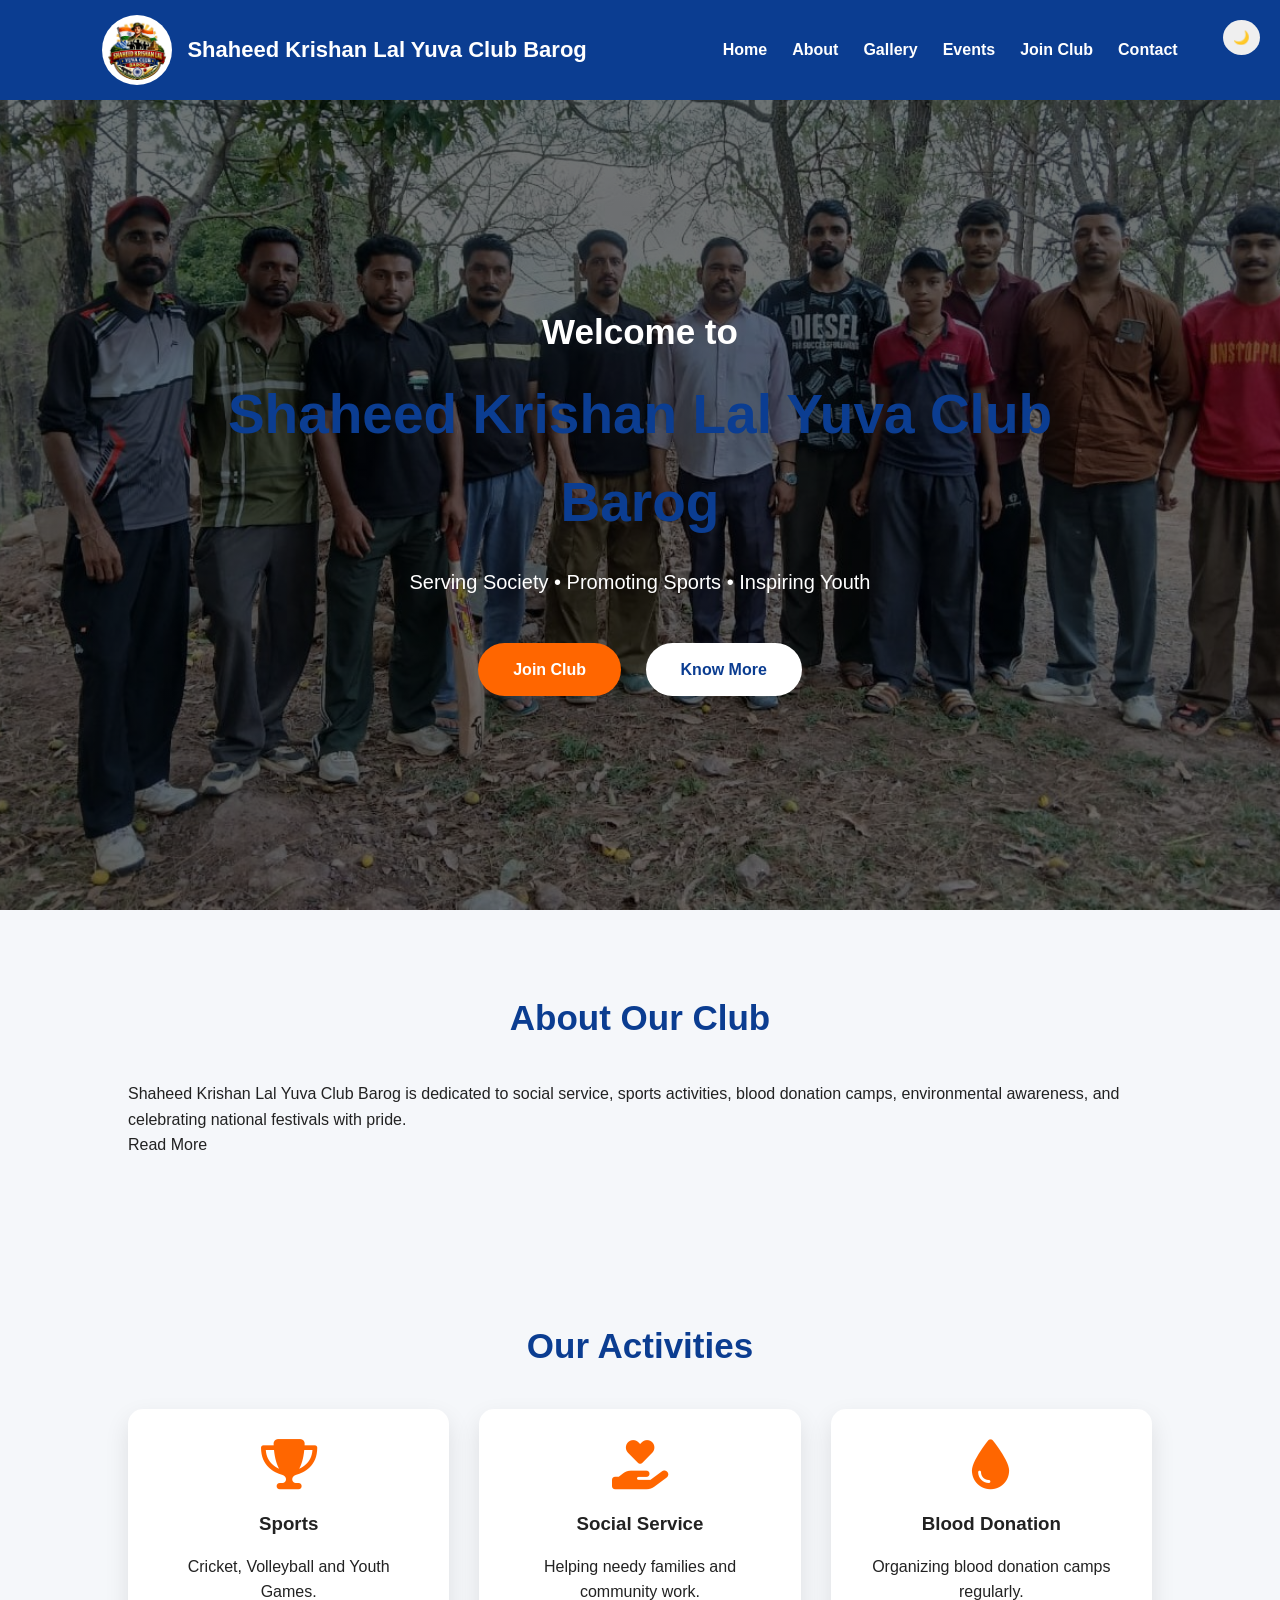
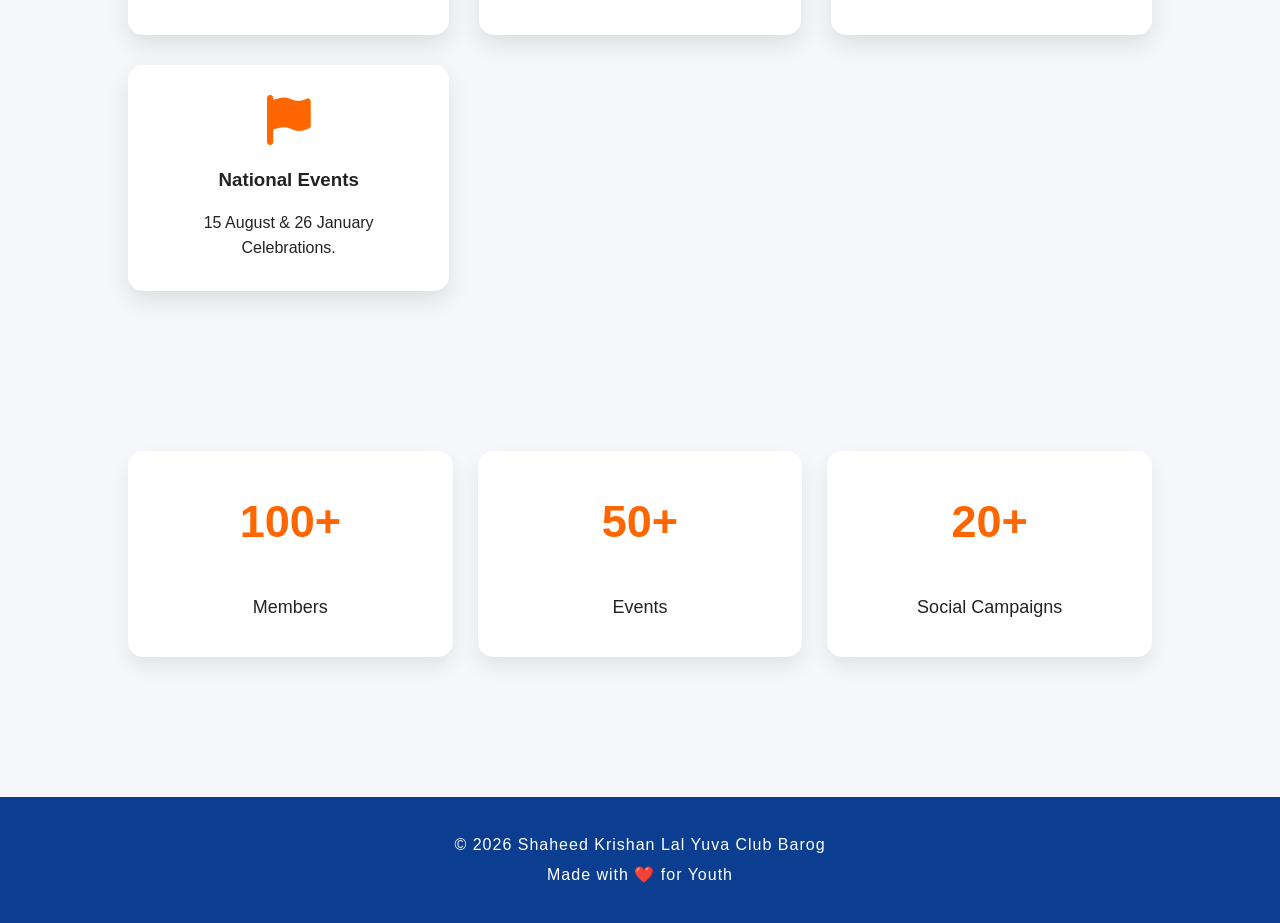
<file: index.html>
<!DOCTYPE html>
<html lang="en">

<head>
    <meta charset="UTF-8">
    <meta name="viewport" content="width=device-width, initial-scale=1.0">
    <title>Shaheed Krishan Lal Yuva Club Barog</title>

    <link rel="stylesheet" href="css/style.css">
    <link rel="stylesheet" href="https://cdnjs.cloudflare.com/ajax/libs/font-awesome/6.5.2/css/all.min.css">

</head>

<body>

    <!-- Header -->

    <header>

        <div class="logo">
            <img src="images/logo.png" alt="Club Logo">
            <h2>Shaheed Krishan Lal Yuva Club Barog</h2>
        </div>

        <nav>

            <ul>

                <li><a href="index.html">Home</a></li>
                <li><a href="about.html">About</a></li>
                <li><a href="gallery.html">Gallery</a></li>
                <li><a href="events.html">Events</a></li>
                <li><a href="join.html">Join Club</a></li>
                <li><a href="contact.html">Contact</a></li>

            </ul>

        </nav>

    </header>

    <!-- Hero Section -->

    <section class="hero">

        <div class="overlay">

            <h1>Welcome to</h1>

            <h2>Shaheed Krishan Lal Yuva Club Barog</h2>

            <p>
                Serving Society • Promoting Sports • Inspiring Youth
            </p>

            <a href="join.html" class="btn">Join Club</a>

            <a href="about.html" class="btn2">Know More</a>

        </div>

    </section>

    <!-- About Preview -->

    <section class="about-preview">

        <h2>About Our Club</h2>

        <p>

            Shaheed Krishan Lal Yuva Club Barog is dedicated to social service,
            sports activities, blood donation camps, environmental awareness,
            and celebrating national festivals with pride.

        </p>

        <a href="about.html">Read More</a>

    </section>

    <!-- Activities -->

    <section class="activities">

        <h2>Our Activities</h2>

        <div class="cards">

            <div class="card">
                <i class="fa-solid fa-trophy"></i>
                <h3>Sports</h3>
                <p>Cricket, Volleyball and Youth Games.</p>
            </div>

            <div class="card">
                <i class="fa-solid fa-hand-holding-heart"></i>
                <h3>Social Service</h3>
                <p>Helping needy families and community work.</p>
            </div>

            <div class="card">
                <i class="fa-solid fa-droplet"></i>
                <h3>Blood Donation</h3>
                <p>Organizing blood donation camps regularly.</p>
            </div>

            <div class="card">
                <i class="fa-solid fa-flag"></i>
                <h3>National Events</h3>
                <p>15 August & 26 January Celebrations.</p>
            </div>

        </div>

    </section>

    <!-- Counter -->

    <section class="counter">

        <div>

            <h2>100+</h2>

            <p>Members</p>

        </div>

        <div>

            <h2>50+</h2>

            <p>Events</p>

        </div>

        <div>

            <h2>20+</h2>

            <p>Social Campaigns</p>

        </div>

    </section>

    <!-- Footer -->

    <footer>

        <p>

            © 2026 Shaheed Krishan Lal Yuva Club Barog

        </p>

        <p>

            Made with ❤️ for Youth

        </p>

    </footer>

    <script src="js/script.js"></script>

</body>

</html>
</file>
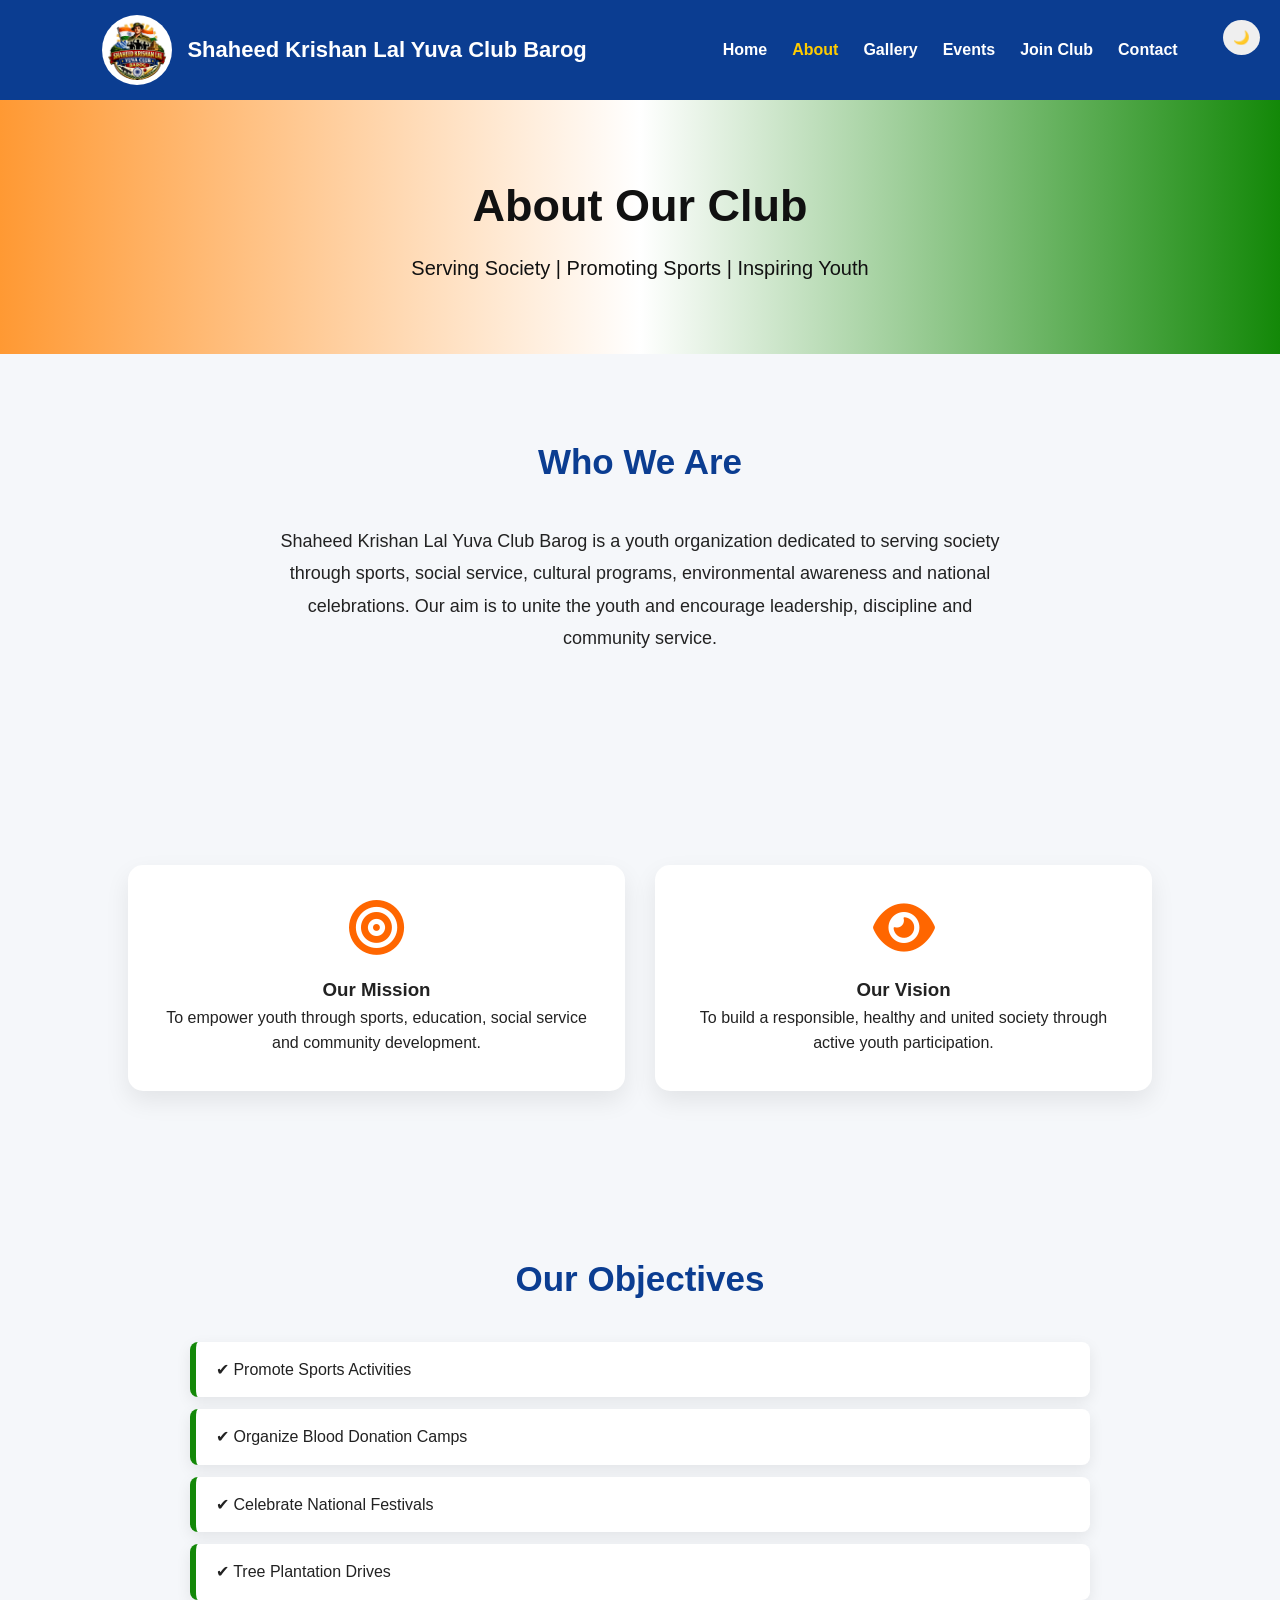
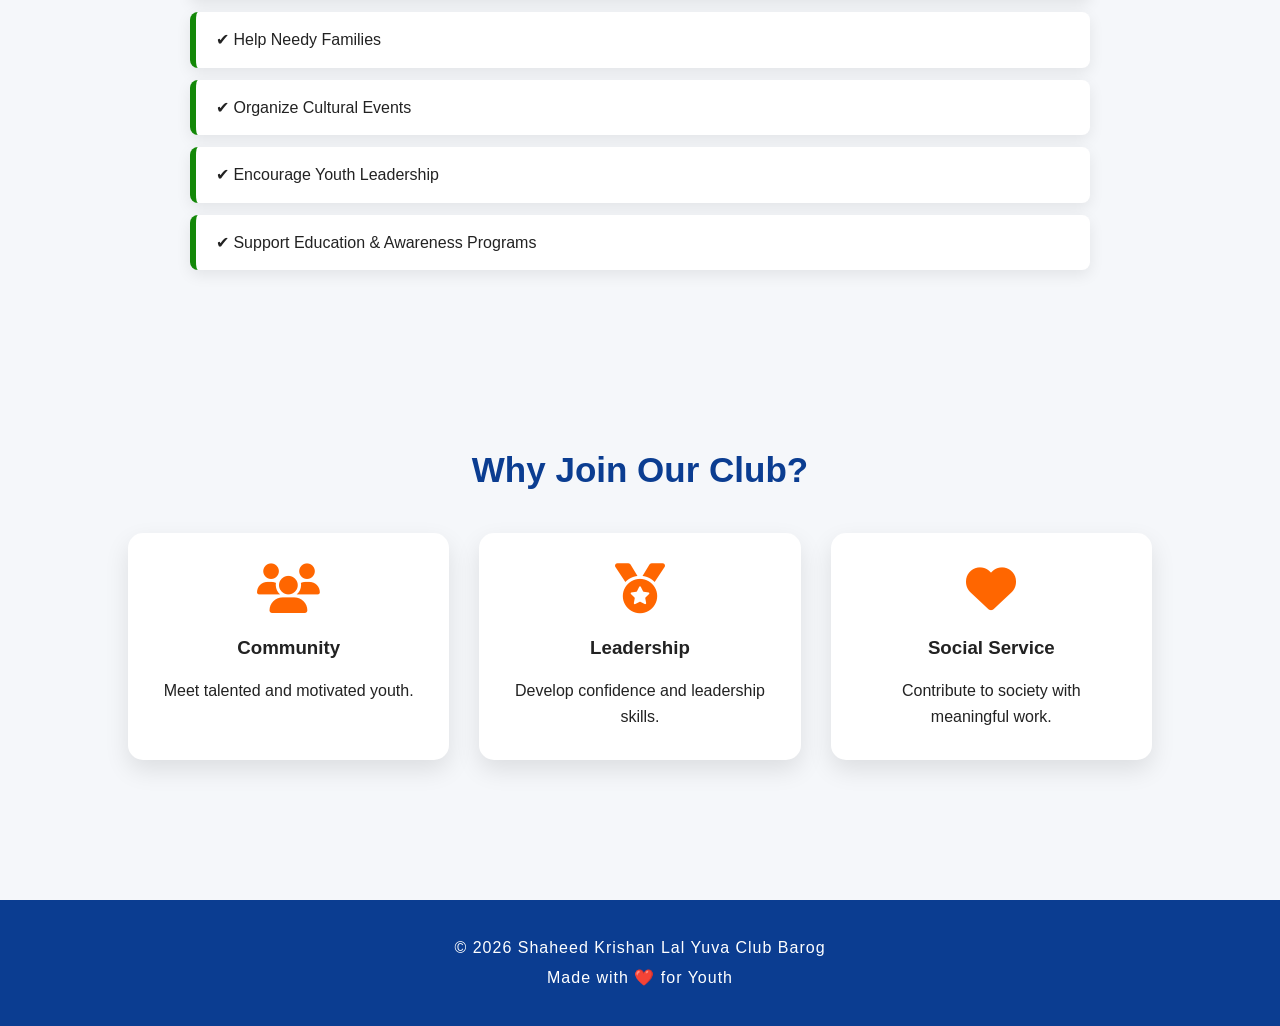
<file: about.html>
<!DOCTYPE html>
<html lang="en">

<head>
    <meta charset="UTF-8">
    <meta name="viewport" content="width=device-width, initial-scale=1.0">
    <title>About Us | Shaheed Krishan Lal Yuva Club Barog</title>

    <link rel="stylesheet" href="css/style.css">
    <link rel="stylesheet" href="https://cdnjs.cloudflare.com/ajax/libs/font-awesome/6.5.2/css/all.min.css">

</head>

<body>

    <!-- Header -->

    <header>

        <div class="logo">
            <img src="images/logo.png" alt="Club Logo">
            <h2>Shaheed Krishan Lal Yuva Club Barog</h2>
        </div>

        <nav>

            <ul>
                <li><a href="index.html">Home</a></li>
                <li><a href="about.html" class="active">About</a></li>
                <li><a href="gallery.html">Gallery</a></li>
                <li><a href="events.html">Events</a></li>
                <li><a href="join.html">Join Club</a></li>
                <li><a href="contact.html">Contact</a></li>
            </ul>

        </nav>

    </header>

    <!-- Page Banner -->

    <section class="page-banner">

        <h1>About Our Club</h1>

        <p>Serving Society | Promoting Sports | Inspiring Youth</p>

    </section>

    <!-- About Club -->

    <section class="about-section">

        <h2>Who We Are</h2>

        <p>

            Shaheed Krishan Lal Yuva Club Barog is a youth organization dedicated
            to serving society through sports, social service, cultural programs,
            environmental awareness and national celebrations.

            Our aim is to unite the youth and encourage leadership,
            discipline and community service.

        </p>

    </section>

    <!-- Mission -->

    <section class="mission">

        <div class="box">

            <i class="fa-solid fa-bullseye"></i>

            <h3>Our Mission</h3>

            <p>

                To empower youth through sports,
                education, social service and
                community development.

            </p>

        </div>

        <div class="box">

            <i class="fa-solid fa-eye"></i>

            <h3>Our Vision</h3>

            <p>

                To build a responsible,
                healthy and united society
                through active youth participation.

            </p>

        </div>

    </section>

    <!-- Objectives -->

    <section class="objectives">

        <h2>Our Objectives</h2>

        <ul>

            <li>✔ Promote Sports Activities</li>

            <li>✔ Organize Blood Donation Camps</li>

            <li>✔ Celebrate National Festivals</li>

            <li>✔ Tree Plantation Drives</li>

            <li>✔ Help Needy Families</li>

            <li>✔ Organize Cultural Events</li>

            <li>✔ Encourage Youth Leadership</li>

            <li>✔ Support Education & Awareness Programs</li>

        </ul>

    </section>

    <!-- Why Join -->

    <section class="why-join">

        <h2>Why Join Our Club?</h2>

        <div class="cards">

            <div class="card">
                <i class="fa-solid fa-users"></i>
                <h3>Community</h3>
                <p>Meet talented and motivated youth.</p>
            </div>

            <div class="card">
                <i class="fa-solid fa-medal"></i>
                <h3>Leadership</h3>
                <p>Develop confidence and leadership skills.</p>
            </div>

            <div class="card">
                <i class="fa-solid fa-heart"></i>
                <h3>Social Service</h3>
                <p>Contribute to society with meaningful work.</p>
            </div>

        </div>

    </section>

    <!-- Footer -->

    <footer>

        <p>© 2026 Shaheed Krishan Lal Yuva Club Barog</p>

        <p>Made with ❤️ for Youth</p>

    </footer>

    <script src="js/script.js"></script>

</body>

</html>
</file>
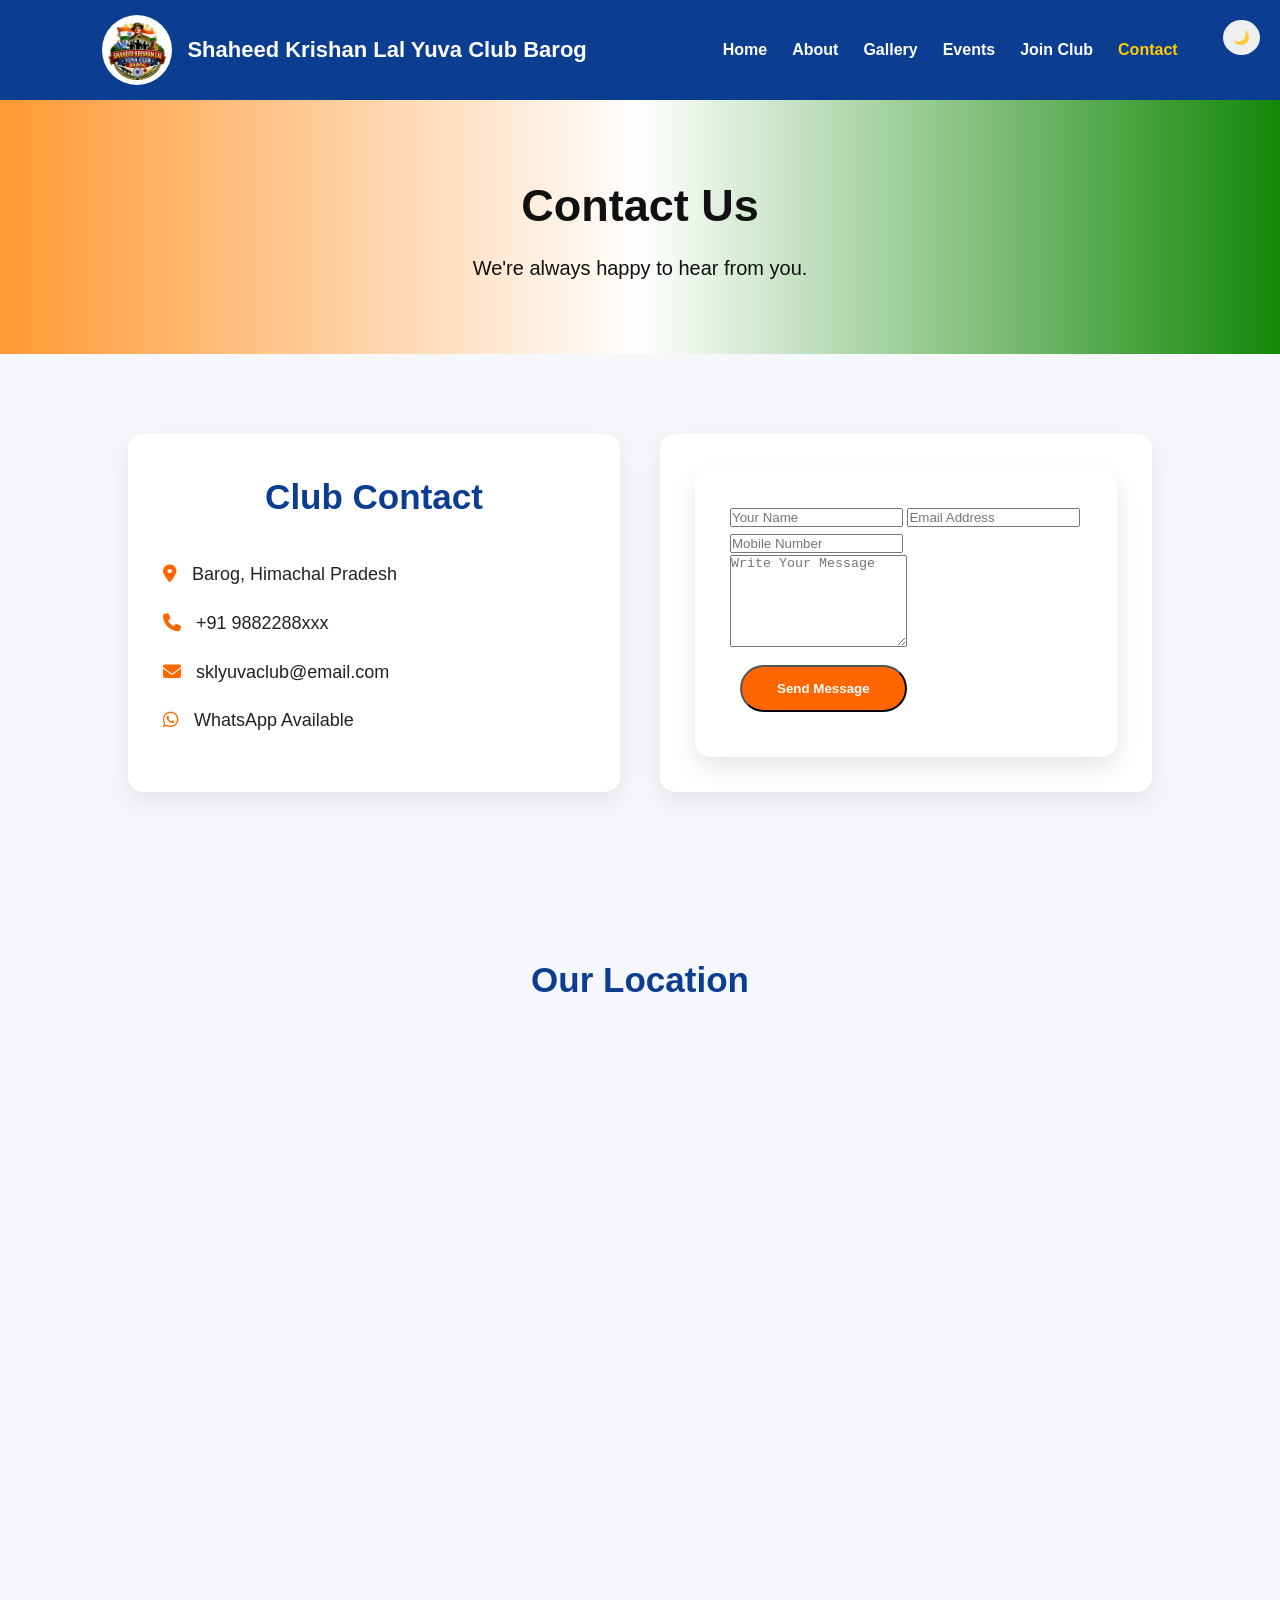
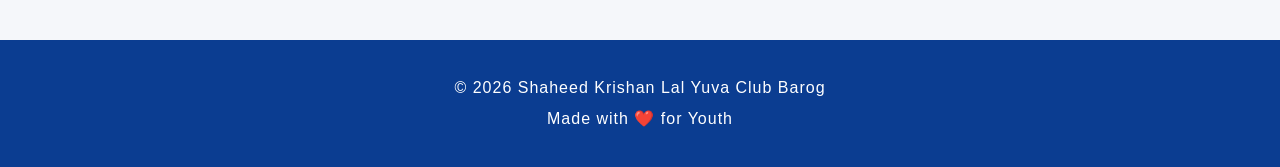
<file: contact.html>
<!DOCTYPE html>
<html lang="en">

<head>

    <meta charset="UTF-8">
    <meta name="viewport" content="width=device-width, initial-scale=1.0">

    <title>Contact Us | Shaheed Krishan Lal Yuva Club Barog</title>

    <link rel="stylesheet" href="css/style.css">
    <link rel="stylesheet" href="https://cdnjs.cloudflare.com/ajax/libs/font-awesome/6.5.2/css/all.min.css">

</head>

<body>

    <header>

        <div class="logo">

            <img src="images/logo.png" alt="Club Logo">

            <h2>Shaheed Krishan Lal Yuva Club Barog</h2>

        </div>

        <nav>

            <ul>

                <li><a href="index.html">Home</a></li>

                <li><a href="about.html">About</a></li>

                <li><a href="gallery.html">Gallery</a></li>

                <li><a href="events.html">Events</a></li>

                <li><a href="join.html">Join Club</a></li>

                <li><a href="contact.html" class="active">Contact</a></li>

            </ul>

        </nav>

    </header>

    <section class="page-banner">

        <h1>Contact Us</h1>

        <p>We're always happy to hear from you.</p>

    </section>

    <section class="contact-container">

        <div class="contact-info">

            <h2>Club Contact</h2>

            <p><i class="fa-solid fa-location-dot"></i>
                Barog, Himachal Pradesh</p>

            <p><i class="fa-solid fa-phone"></i>
                +91 9882288xxx</p>

            <p><i class="fa-solid fa-envelope"></i>
                sklyuvaclub@email.com</p>

            <p><i class="fa-brands fa-whatsapp"></i>
                WhatsApp Available</p>

        </div>

        <div class="contact-form">

            <form action="https://formspree.io/f/meewwkyp" method="POST">

                <input type="text" name="Name" placeholder="Your Name" required>

                <input type="email" name="Email" placeholder="Email Address" required>

                <input type="tel" name="Mobile" placeholder="Mobile Number" pattern="[0-9]{10}" maxlength="10" required>

                <textarea name="Message" rows="6" placeholder="Write Your Message" required></textarea>

                <button type="submit" class="btn">

                    Send Message

                </button>

            </form>

        </div>

    </section>

    <section class="map">

        <h2>Our Location</h2>

        <iframe src="https://www.google.com/maps?q=Barog,Himachal+Pradesh&output=embed" width="100%" height="450"
            style="border:0;" loading="lazy">
        </iframe>

    </section>

    <footer>

        <p>

            © 2026 Shaheed Krishan Lal Yuva Club Barog

        </p>

        <p>

            Made with ❤️ for Youth

        </p>

    </footer>

    <script src="js/script.js"></script>

</body>

</html>
</file>
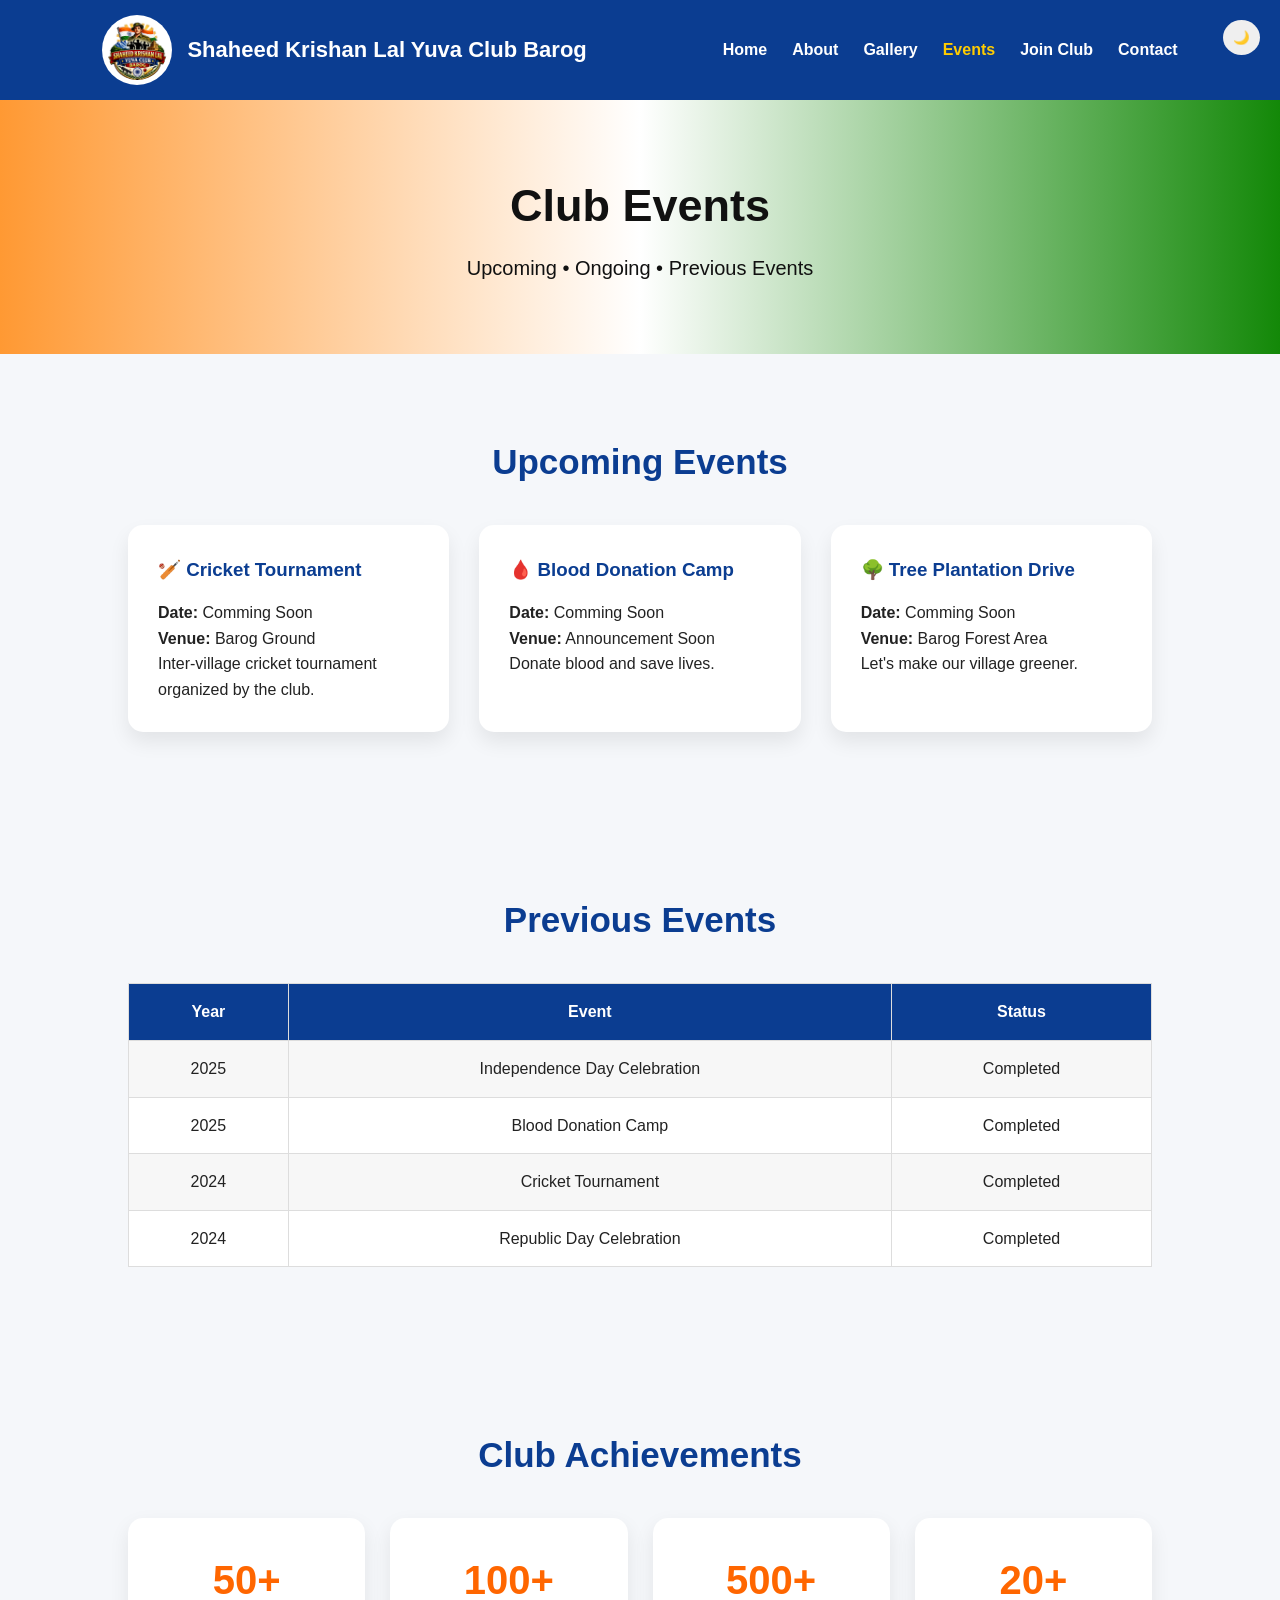
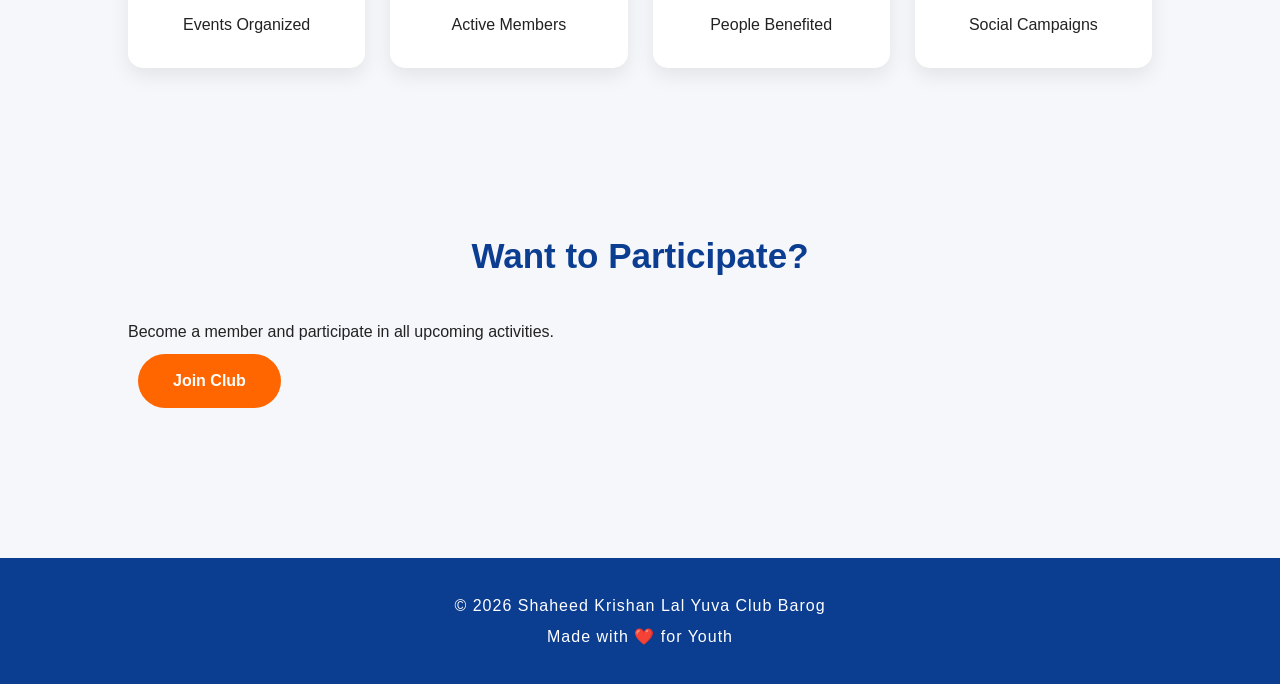
<file: events.html>
<!DOCTYPE html>
<html lang="en">

<head>
    <meta charset="UTF-8">
    <meta name="viewport" content="width=device-width, initial-scale=1.0">

    <title>Events | Shaheed Krishan Lal Yuva Club Barog</title>

    <link rel="stylesheet" href="css/style.css">
    <link rel="stylesheet" href="https://cdnjs.cloudflare.com/ajax/libs/font-awesome/6.5.2/css/all.min.css">

</head>

<body>

    <header>

        <div class="logo">
            <img src="images/logo.png" alt="Club Logo">
            <h2>Shaheed Krishan Lal Yuva Club Barog</h2>
        </div>

        <nav>
            <ul>
                <li><a href="index.html">Home</a></li>
                <li><a href="about.html">About</a></li>
                <li><a href="gallery.html">Gallery</a></li>
                <li><a href="events.html" class="active">Events</a></li>
                <li><a href="join.html">Join Club</a></li>
                <li><a href="contact.html">Contact</a></li>
            </ul>
        </nav>

    </header>

    <section class="page-banner">

        <h1>Club Events</h1>

        <p>Upcoming • Ongoing • Previous Events</p>

    </section>

    <!-- Upcoming Events -->

    <section class="events">

        <h2>Upcoming Events</h2>

        <div class="event-container">

            <div class="event-card">

                <h3>🏏 Cricket Tournament</h3>

                <p><strong>Date:</strong> Comming Soon</p>

                <p><strong>Venue:</strong> Barog Ground</p>

                <p>
                    Inter-village cricket tournament organized by the club.
                </p>

            </div>

            <div class="event-card">

                <h3>🩸 Blood Donation Camp</h3>

                <p><strong>Date:</strong> Comming Soon</p>

                <p><strong>Venue:</strong> Announcement Soon</p>

                <p>
                    Donate blood and save lives.
                </p>

            </div>

            <div class="event-card">

                <h3>🌳 Tree Plantation Drive</h3>

                <p><strong>Date:</strong> Comming Soon</p>

                <p><strong>Venue:</strong> Barog Forest Area</p>

                <p>
                    Let's make our village greener.
                </p>

            </div>

        </div>

    </section>

    <!-- Previous Events -->

    <section class="past-events">

        <h2>Previous Events</h2>

        <table>

            <tr>
                <th>Year</th>
                <th>Event</th>
                <th>Status</th>
            </tr>

            <tr>
                <td>2025</td>
                <td>Independence Day Celebration</td>
                <td>Completed</td>
            </tr>

            <tr>
                <td>2025</td>
                <td>Blood Donation Camp</td>
                <td>Completed</td>
            </tr>

            <tr>
                <td>2024</td>
                <td>Cricket Tournament</td>
                <td>Completed</td>
            </tr>

            <tr>
                <td>2024</td>
                <td>Republic Day Celebration</td>
                <td>Completed</td>
            </tr>

        </table>

    </section>

    <!-- Achievements -->

    <section class="achievements">

        <h2>Club Achievements</h2>

        <div class="achievement-box">

            <div>

                <h3>50+</h3>

                <p>Events Organized</p>

            </div>

            <div>

                <h3>100+</h3>

                <p>Active Members</p>

            </div>

            <div>

                <h3>500+</h3>

                <p>People Benefited</p>

            </div>

            <div>

                <h3>20+</h3>

                <p>Social Campaigns</p>

            </div>

        </div>

    </section>

    <!-- CTA -->

    <section class="join-event">

        <h2>Want to Participate?</h2>

        <p>

            Become a member and participate in all upcoming activities.

        </p>

        <a href="join.html" class="btn">Join Club</a>

    </section>

    <footer>

        <p>© 2026 Shaheed Krishan Lal Yuva Club Barog</p>

        <p>Made with ❤️ for Youth</p>

    </footer>

    <script src="js/script.js"></script>

</body>

</html>
</file>
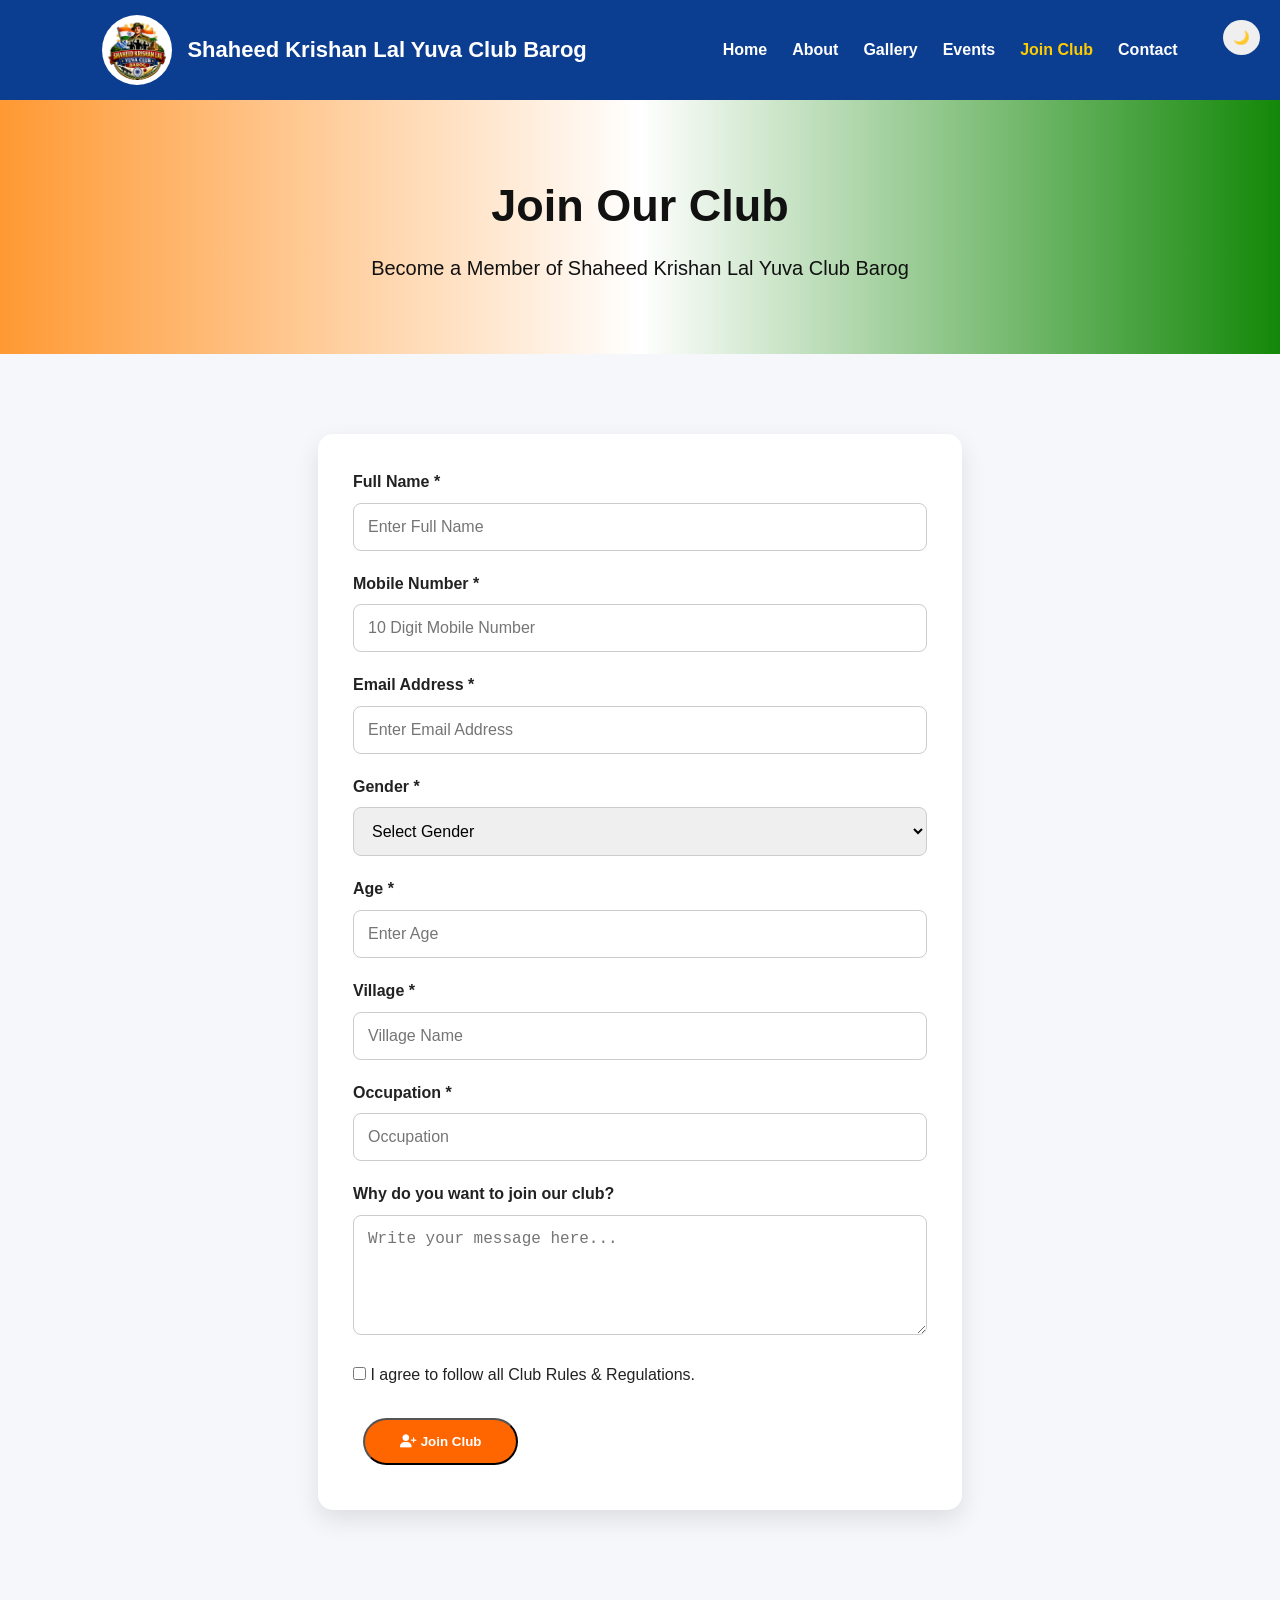
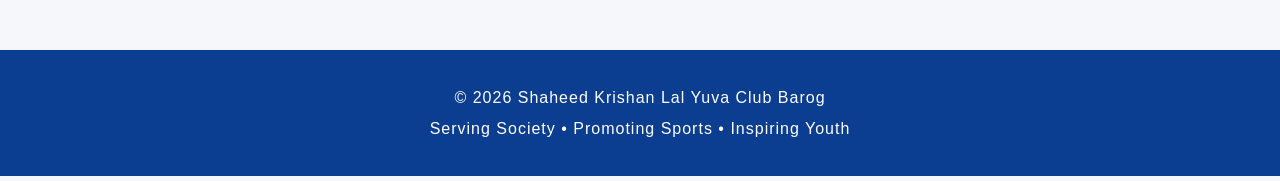
<file: join.html>
<!DOCTYPE html>
<html lang="en">

<head>
    <meta charset="UTF-8">
    <meta name="viewport" content="width=device-width, initial-scale=1.0">

    <title>Join Club | Shaheed Krishan Lal Yuva Club Barog</title>

    <link rel="stylesheet" href="css/style.css">
    <link rel="stylesheet" href="https://cdnjs.cloudflare.com/ajax/libs/font-awesome/6.5.2/css/all.min.css">

</head>

<body>

    <header>

        <div class="logo">
            <img src="images/logo.png" alt="Club Logo">
            <h2>Shaheed Krishan Lal Yuva Club Barog</h2>
        </div>

        <nav>
            <ul>
                <li><a href="index.html">Home</a></li>
                <li><a href="about.html">About</a></li>
                <li><a href="gallery.html">Gallery</a></li>
                <li><a href="events.html">Events</a></li>
                <li><a href="join.html" class="active">Join Club</a></li>
                <li><a href="contact.html">Contact</a></li>
            </ul>
        </nav>

    </header>

    <section class="page-banner">
        <h1>Join Our Club</h1>
        <p>Become a Member of Shaheed Krishan Lal Yuva Club Barog</p>
    </section>

    <section class="form-section">

        <form action="https://formspree.io/f/meewwkyp" method="POST">

            <div class="input-box">
                <label>Full Name *</label>
                <input type="text" name="Full Name" placeholder="Enter Full Name" required>
            </div>

            <div class="input-box">
                <label>Mobile Number *</label>
                <input type="tel" name="Mobile Number" placeholder="10 Digit Mobile Number" pattern="[0-9]{10}"
                    maxlength="10" required>
            </div>

            <div class="input-box">
                <label>Email Address *</label>
                <input type="email" name="Email" placeholder="Enter Email Address" required>
            </div>

            <div class="input-box">
                <label>Gender *</label>
                <select name="Gender" required>
                    <option value="">Select Gender</option>
                    <option>Male</option>
                    <option>Female</option>
                    <option>Other</option>
                </select>
            </div>

            <div class="input-box">
                <label>Age *</label>
                <input type="number" name="Age" min="15" max="80" placeholder="Enter Age" required>
            </div>

            <div class="input-box">
                <label>Village *</label>
                <input type="text" name="Village" placeholder="Village Name" required>
            </div>

            <div class="input-box">
                <label>Occupation *</label>
                <input type="text" name="Occupation" placeholder="Occupation" required>
            </div>

            <div class="input-box">
                <label>Why do you want to join our club?</label>
                <textarea name="Message" rows="5" placeholder="Write your message here..."></textarea>
            </div>

            <div class="checkbox">
                <label>
                    <input type="checkbox" required>
                    I agree to follow all Club Rules & Regulations.
                </label>
            </div>

            <button type="submit" class="btn">
                <i class="fa-solid fa-user-plus"></i>
                Join Club
            </button>

        </form>

    </section>

    <footer>

        <p>© 2026 Shaheed Krishan Lal Yuva Club Barog</p>

        <p>Serving Society • Promoting Sports • Inspiring Youth</p>

    </footer>

    <script src="js/script.js"></script>

</body>

</html>
</file>
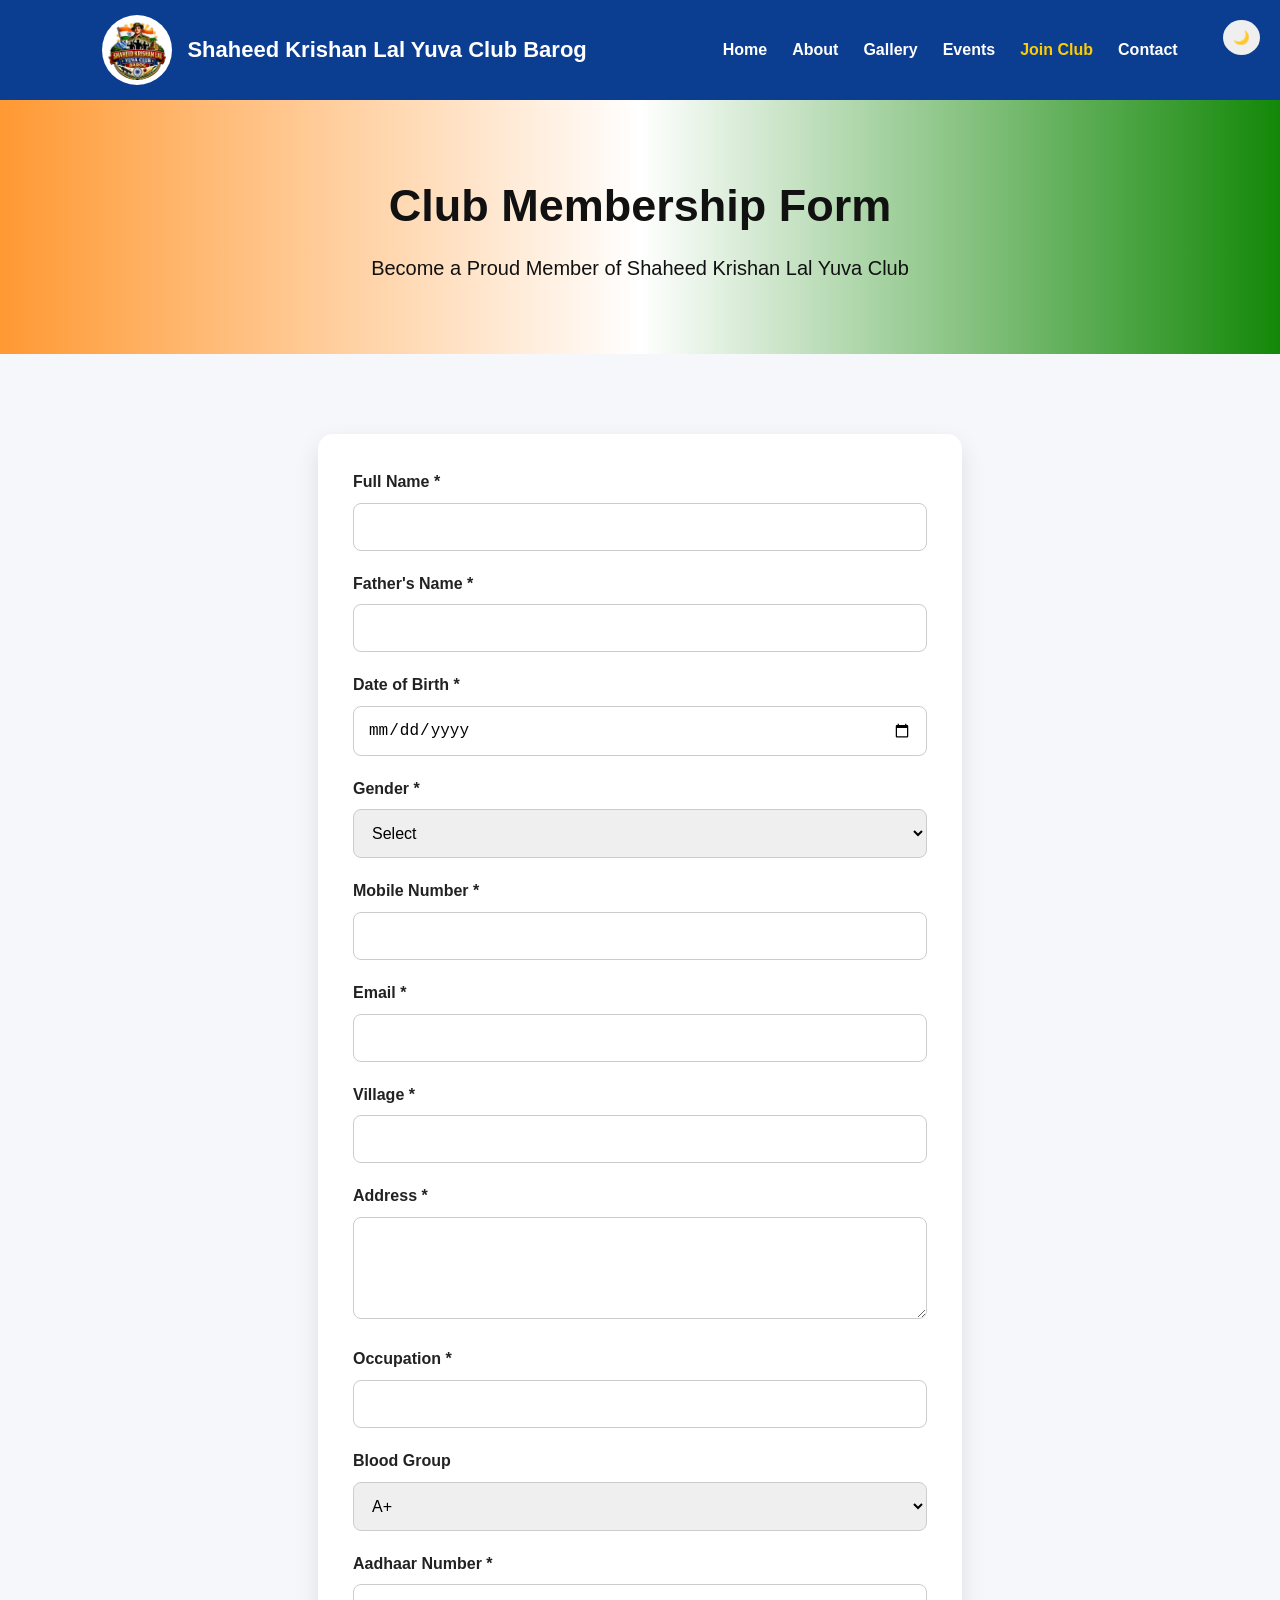
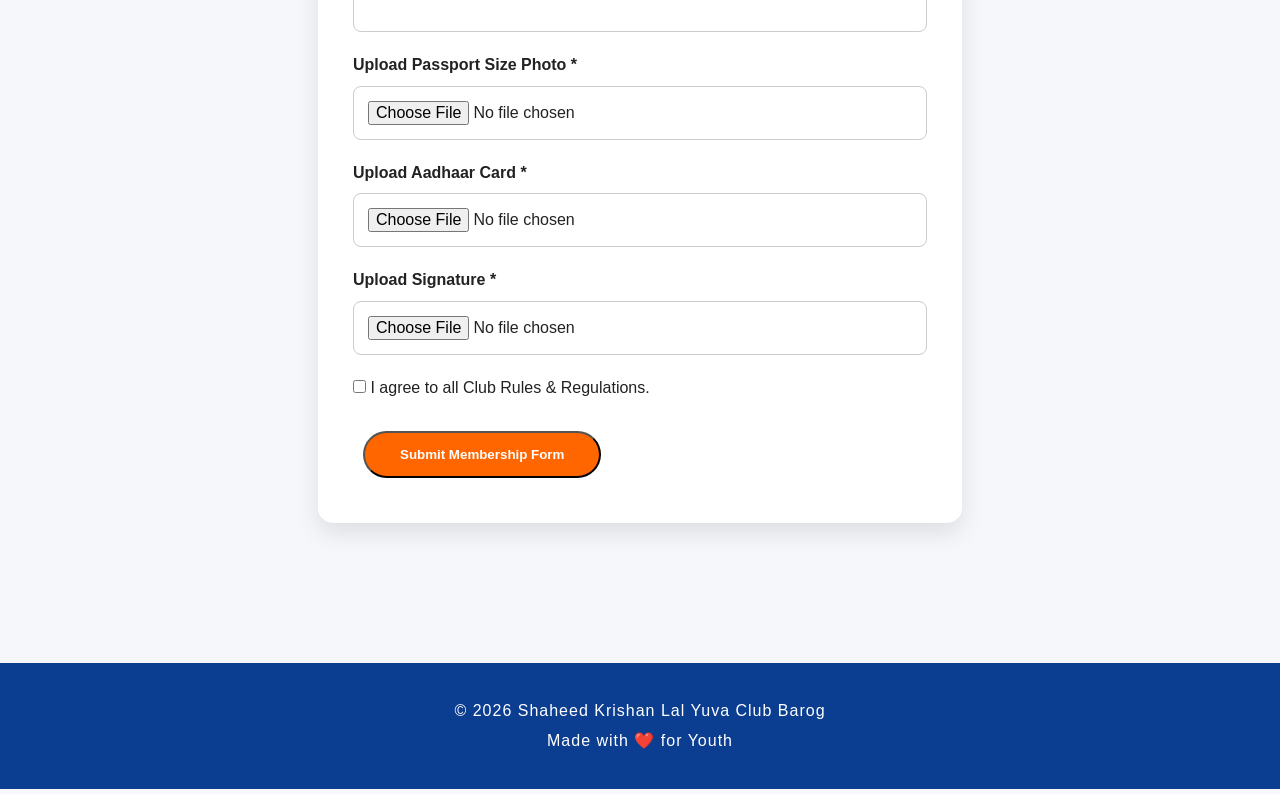
<file: join2.html>
<!DOCTYPE html>
<html lang="en">

<head>
    <meta charset="UTF-8">
    <meta name="viewport" content="width=device-width, initial-scale=1.0">
    <title>Join Club | Shaheed Krishan Lal Yuva Club Barog</title>

    <link rel="stylesheet" href="css/style.css">
    <link rel="stylesheet" href="https://cdnjs.cloudflare.com/ajax/libs/font-awesome/6.5.2/css/all.min.css">

</head>

<body>

    <header>

        <div class="logo">
            <img src="images/logo.png" alt="Club Logo">
            <h2>Shaheed Krishan Lal Yuva Club Barog</h2>
        </div>

        <nav>
            <ul>
                <li><a href="index.html">Home</a></li>
                <li><a href="about.html">About</a></li>
                <li><a href="gallery.html">Gallery</a></li>
                <li><a href="events.html">Events</a></li>
                <li><a href="join.html" class="active">Join Club</a></li>
                <li><a href="contact.html">Contact</a></li>
            </ul>
        </nav>

    </header>

    <section class="page-banner">
        <h1>Club Membership Form</h1>
        <p>Become a Proud Member of Shaheed Krishan Lal Yuva Club</p>
    </section>

    <section class="form-section">

        <form action="https://formspree.io/f/meewwkyp" method="POST" enctype="multipart/form-data">

            <div class="input-box">
                <label>Full Name *</label>
                <input type="text" name="Full Name" required>
            </div>

            <div class="input-box">
                <label>Father's Name *</label>
                <input type="text" name="Father Name" required>
            </div>

            <div class="input-box">
                <label>Date of Birth *</label>
                <input type="date" name="DOB" required>
            </div>

            <div class="input-box">
                <label>Gender *</label>
                <select name="Gender" required>
                    <option value="">Select</option>
                    <option>Male</option>
                    <option>Female</option>
                    <option>Other</option>
                </select>
            </div>

            <div class="input-box">
                <label>Mobile Number *</label>
                <input type="tel" name="Mobile" pattern="[0-9]{10}" maxlength="10" required>
            </div>

            <div class="input-box">
                <label>Email *</label>
                <input type="email" name="Email" required>
            </div>

            <div class="input-box">
                <label>Village *</label>
                <input type="text" name="Village" required>
            </div>

            <div class="input-box">
                <label>Address *</label>
                <textarea name="Address" rows="4" required></textarea>
            </div>

            <div class="input-box">
                <label>Occupation *</label>
                <input type="text" name="Occupation" required>
            </div>

            <div class="input-box">
                <label>Blood Group</label>
                <select name="Blood Group">
                    <option>A+</option>
                    <option>A-</option>
                    <option>B+</option>
                    <option>B-</option>
                    <option>O+</option>
                    <option>O-</option>
                    <option>AB+</option>
                    <option>AB-</option>
                </select>
            </div>

            <div class="input-box">
                <label>Aadhaar Number *</label>
                <input type="text" name="Aadhaar" maxlength="12" required>
            </div>

            <div class="input-box">
                <label>Upload Passport Size Photo *</label>
                <input type="file" name="Photo" required>
            </div>

            <div class="input-box">
                <label>Upload Aadhaar Card *</label>
                <input type="file" name="Aadhaar File" required>
            </div>

            <div class="input-box">
                <label>Upload Signature *</label>
                <input type="file" name="Signature" required>
            </div>

            <div class="checkbox">
                <input type="checkbox" required>
                I agree to all Club Rules & Regulations.
            </div>

            <button type="submit" class="btn">
                Submit Membership Form
            </button>

        </form>

    </section>

    <footer>

        <p>© 2026 Shaheed Krishan Lal Yuva Club Barog</p>

        <p>Made with ❤️ for Youth</p>

    </footer>

    <script src="js/script.js"></script>

</body>

</html>
</file>
<file: css/style.css>
/* ===========================
   SHAHEED KRISHAN LAL YUVA CLUB
   GLOBAL CSS
=========================== */

* {
    margin: 0;
    padding: 0;
    box-sizing: border-box;
    scroll-behavior: smooth;
}

body {
    font-family: Arial, Helvetica, sans-serif;
    background: #f5f7fa;
    color: #222;
    line-height: 1.6;
}

img {
    max-width: 100%;
    display: block;
}

a {
    text-decoration: none;
    color: inherit;
}

ul {
    list-style: none;
}

/* Header */

header {
    width: 100%;
    background: #0b3d91;
    color: #fff;
    display: flex;
    justify-content: space-between;
    align-items: center;
    padding: 15px 8%;
    position: static;
    top: 0;
    z-index: 999;
    box-shadow: 0 5px 15px rgba(0, 0, 0, .15);
}

.logo {
    display: flex;
    align-items: center;
    gap: 15px;
}

.logo img {
    width: 70px;
    height: 70px;
    border-radius: 50%;
    background: #fff;
    padding: 5px;
}

.logo h2 {
    font-size: 22px;
}

nav ul {
    display: flex;
    gap: 25px;
}

nav ul li a {
    color: #fff;
    font-weight: bold;
    transition: .3s;
}

nav ul li a:hover,
nav ul li a.active {
    color: #ffcc00;
}

/* Hero */

.hero {
    height: 90vh;
    background: linear-gradient(rgba(0, 0, 0, .55), rgba(0, 0, 0, .55)),
        url("../images/banner.jpg") center/cover;
    display: flex;
    justify-content: center;
    align-items: center;
    text-align: center;
    color: #fff;
}

.overlay {
    width: 90%;
}

.overlay h1 {
    font-size: 35px;
    margin-bottom: 10px;
}

.overlay h2 {
    font-size: 55px;
    margin-bottom: 20px;
}

.overlay p {
    font-size: 20px;
    margin-bottom: 35px;
}

.btn,
.btn2 {
    display: inline-block;
    padding: 14px 35px;
    margin: 10px;
    border-radius: 50px;
    font-weight: bold;
    transition: .4s;
}

.btn {
    background: #ff6600;
    color: #fff;
}

.btn:hover {
    background: #e65100;
}

.btn2 {
    background: #fff;
    color: #0b3d91;
}

.btn2:hover {
    background: #ffcc00;
}

/* Sections */

section {
    padding: 80px 10%;
}

section h2 {
    text-align: center;
    margin-bottom: 35px;
    font-size: 35px;
    color: #0b3d91;
}

/* Cards */

.cards {
    display: grid;
    grid-template-columns: repeat(auto-fit, minmax(240px, 1fr));
    gap: 30px;
}

.card {
    background: #fff;
    padding: 30px;
    border-radius: 15px;
    text-align: center;
    box-shadow: 0 10px 25px rgba(0, 0, 0, .1);
    transition: .4s;
}

.card:hover {
    transform: translateY(-10px);
}

.card i {
    font-size: 50px;
    color: #ff6600;
    margin-bottom: 20px;
}

.card h3 {
    margin-bottom: 15px;
}

/* Page Banner */

.page-banner {
    background: linear-gradient(90deg, #ff9933, #ffffff, #138808);
    text-align: center;
    color: #111;
    padding: 70px 20px;
}

.page-banner h1 {
    font-size: 45px;
}

.page-banner p {
    margin-top: 10px;
    font-size: 20px;
}

/* Footer */

footer {
    background: #0b3d91;
    color: #fff;
    text-align: center;
    padding: 30px;
}

footer p {
    margin: 5px 0;
}

/* ===========================
   ABOUT SECTION
=========================== */

.about-section {
    text-align: center;
    max-width: 1000px;
    margin: auto;
}

.about-section p {
    font-size: 18px;
    line-height: 1.8;
}

.mission {
    display: grid;
    grid-template-columns: repeat(auto-fit, minmax(300px, 1fr));
    gap: 30px;
    margin-top: 50px;
}

.box {
    background: #fff;
    padding: 35px;
    border-radius: 15px;
    text-align: center;
    box-shadow: 0 10px 25px rgba(0, 0, 0, .08);
}

.box i {
    font-size: 55px;
    color: #ff6600;
    margin-bottom: 20px;
}

.objectives ul {
    max-width: 900px;
    margin: auto;
}

.objectives li {
    background: #fff;
    margin: 12px 0;
    padding: 15px 20px;
    border-left: 6px solid #138808;
    border-radius: 8px;
    box-shadow: 0 5px 15px rgba(0, 0, 0, .08);
}

/* ===========================
   GALLERY
=========================== */

.gallery {
    display: grid;
    grid-template-columns: repeat(auto-fit, minmax(260px, 1fr));
    gap: 25px;
}

.gallery-item {
    background: #fff;
    border-radius: 15px;
    overflow: hidden;
    box-shadow: 0 10px 20px rgba(0, 0, 0, .1);
    transition: .4s;
}

.gallery-item:hover {
    transform: translateY(-10px);
}

.gallery-item img {
    width: 100%;
    height: 240px;
    object-fit: cover;
}

.gallery-item h3 {
    padding: 18px;
    text-align: center;
}

.video-section {
    text-align: center;
}

.video-box {
    margin: 30px auto;
    max-width: 900px;
}

/* ===========================
   EVENTS
=========================== */

.event-container {
    display: grid;
    grid-template-columns: repeat(auto-fit, minmax(280px, 1fr));
    gap: 30px;
}

.event-card {
    background: #fff;
    padding: 30px;
    border-radius: 15px;
    box-shadow: 0 10px 20px rgba(0, 0, 0, .08);
}

.event-card h3 {
    color: #0b3d91;
    margin-bottom: 15px;
}

table {
    width: 100%;
    border-collapse: collapse;
    background: #fff;
    margin-top: 30px;
}

table th {
    background: #0b3d91;
    color: #fff;
}

table th,
table td {
    border: 1px solid #ddd;
    padding: 15px;
    text-align: center;
}

table tr:nth-child(even) {
    background: #f7f7f7;
}

.achievement-box {
    display: grid;
    grid-template-columns: repeat(auto-fit, minmax(200px, 1fr));
    gap: 25px;
    text-align: center;
}

.achievement-box div {
    background: #fff;
    padding: 30px;
    border-radius: 15px;
    box-shadow: 0 8px 20px rgba(0, 0, 0, .08);
}

.achievement-box h3 {
    font-size: 40px;
    color: #ff6600;
}

/* ===========================
   JOIN FORM
=========================== */

.form-section {
    max-width: 900px;
    margin: auto;
}

form {
    background: #fff;
    padding: 35px;
    border-radius: 15px;
    box-shadow: 0 10px 25px rgba(0, 0, 0, .1);
}

.input-box {
    margin-bottom: 20px;
}

.input-box label {
    display: block;
    margin-bottom: 8px;
    font-weight: bold;
}

.input-box input,
.input-box textarea,
.input-box select {
    width: 100%;
    padding: 14px;
    border: 1px solid #ccc;
    border-radius: 8px;
    font-size: 16px;
}

.input-box input:focus,
.input-box textarea:focus,
.input-box select:focus {
    border-color: #0b3d91;
    outline: none;
}

.checkbox {
    margin: 20px 0;
}

/* ===========================
   CONTACT
=========================== */

.contact-container {
    display: grid;
    grid-template-columns: 1fr 1fr;
    gap: 40px;
}

.contact-info {
    background: #fff;
    padding: 35px;
    border-radius: 15px;
    box-shadow: 0 10px 25px rgba(0, 0, 0, .08);
}

.contact-info p {
    margin: 20px 0;
    font-size: 18px;
}

.contact-info i {
    color: #ff6600;
    margin-right: 10px;
}

.contact-form {
    background: #fff;
    padding: 35px;
    border-radius: 15px;
    box-shadow: 0 10px 25px rgba(0, 0, 0, .08);
}

.map iframe {
    border-radius: 15px;
}

/* ===========================
   RESPONSIVE
=========================== */

@media(max-width:900px) {

    header {
        flex-direction: column;
        padding: 20px;
    }

    nav ul {
        flex-wrap: wrap;
        justify-content: center;
        margin-top: 15px;
    }

    .logo {
        flex-direction: column;
        text-align: center;
    }

    .overlay h2 {
        font-size: 35px;
    }

    .contact-container {
        grid-template-columns: 1fr;
    }

    table {
        display: block;
        overflow-x: auto;
    }

}

/* ===========================
   PREMIUM ANIMATIONS
=========================== */

@keyframes fadeUp {
    from {
        opacity: 0;
        transform: translateY(40px);
    }

    to {
        opacity: 1;
        transform: translateY(0);
    }
}

@keyframes zoomIn {
    from {
        opacity: 0;
        transform: scale(.8);
    }

    to {
        opacity: 1;
        transform: scale(1);
    }
}

@keyframes slideLeft {
    from {
        opacity: 0;
        transform: translateX(-80px);
    }

    to {
        opacity: 1;
        transform: translateX(0);
    }
}

@keyframes slideRight {
    from {
        opacity: 0;
        transform: translateX(80px);
    }

    to {
        opacity: 1;
        transform: translateX(0);
    }
}

.hero {
    animation: zoomIn 1.2s ease;
}

.page-banner {
    animation: fadeUp 1s ease;
}

.card,
.gallery-item,
.event-card,
.box,
.contact-info,
.contact-form,
form {
    animation: fadeUp .8s ease;
}

/* ===========================
   HOVER EFFECTS
=========================== */

.card:hover,
.gallery-item:hover,
.event-card:hover,
.box:hover {
    transform: translateY(-12px);
    box-shadow: 0 18px 35px rgba(0, 0, 0, .18);
}

.btn,
.btn2 {
    transition: .4s;
}

.btn:hover,
.btn2:hover {
    transform: scale(1.05);
}

/* ===========================
   IMAGE EFFECT
=========================== */

.gallery-item {
    overflow: hidden;
}

.gallery-item img {
    transition: .5s;
}

.gallery-item:hover img {
    transform: scale(1.1);
}

/* ===========================
   GLASS EFFECT
=========================== */

.glass {
    background: rgba(255, 255, 255, .15);
    backdrop-filter: blur(10px);
    border: 1px solid rgba(255, 255, 255, .3);
    border-radius: 15px;
}

/* ===========================
   SCROLLBAR
=========================== */

::-webkit-scrollbar {
    width: 10px;
}

::-webkit-scrollbar-thumb {
    background: #0b3d91;
    border-radius: 20px;
}

::-webkit-scrollbar-track {
    background: #f1f1f1;
}

/* ===========================
   SCROLL TO TOP BUTTON
=========================== */

.top-btn {
    position: fixed;
    right: 25px;
    bottom: 25px;
    width: 50px;
    height: 50px;
    border-radius: 50%;
    background: #ff6600;
    color: #fff;
    display: flex;
    align-items: center;
    justify-content: center;
    font-size: 22px;
    cursor: pointer;
    box-shadow: 0 10px 20px rgba(0, 0, 0, .3);
    z-index: 999;
}

.top-btn:hover {
    background: #0b3d91;
}

/* ===========================
   WHATSAPP BUTTON
=========================== */

.whatsapp {
    position: fixed;
    left: 25px;
    bottom: 25px;
    width: 60px;
    height: 60px;
    background: #25D366;
    color: #fff;
    border-radius: 50%;
    display: flex;
    justify-content: center;
    align-items: center;
    font-size: 32px;
    text-decoration: none;
    box-shadow: 0 8px 18px rgba(0, 0, 0, .25);
    z-index: 999;
}

.whatsapp:hover {
    transform: scale(1.1);
}

/* ===========================
   DARK MODE
=========================== */

body.dark {
    background: #121212;
    color: #fff;
}

body.dark header,
body.dark footer {
    background: #000;
}

body.dark .card,
body.dark .gallery-item,
body.dark .event-card,
body.dark .box,
body.dark form,
body.dark .contact-info,
body.dark .contact-form {
    background: #1e1e1e;
    color: #fff;
}

body.dark table {
    background: #1e1e1e;
    color: #fff;
}

body.dark input,
body.dark textarea,
body.dark select {
    background: #2a2a2a;
    color: #fff;
    border: 1px solid #555;
}

/* ===========================
   LOADER
=========================== */

.loader {
    position: fixed;
    inset: 0;
    background: #fff;
    display: flex;
    justify-content: center;
    align-items: center;
    z-index: 9999;
}

.loader::after {
    content: "";
    width: 60px;
    height: 60px;
    border: 6px solid #ddd;
    border-top: 6px solid #ff6600;
    border-radius: 50%;
    animation: spin 1s linear infinite;
}

@keyframes spin {
    to {
        transform: rotate(360deg);
    }
}

/* ===========================
   COUNTER SECTION
=========================== */

.counter {
    display: grid;
    grid-template-columns: repeat(auto-fit, minmax(220px, 1fr));
    gap: 25px;
    text-align: center;
}

.counter div {
    background: #fff;
    padding: 35px;
    border-radius: 15px;
    box-shadow: 0 10px 20px rgba(0, 0, 0, .08);
}

.counter h2 {
    font-size: 45px;
    color: #ff6600;
}

.counter p {
    font-size: 18px;
    margin-top: 10px;
}

/* ===========================
   TEAM SECTION
=========================== */

.team {
    display: grid;
    grid-template-columns: repeat(auto-fit, minmax(260px, 1fr));
    gap: 30px;
}

.member {
    background: #fff;
    border-radius: 15px;
    overflow: hidden;
    text-align: center;
    box-shadow: 0 10px 20px rgba(0, 0, 0, .1);
}

.member img {
    width: 100%;
    height: 300px;
    object-fit: cover;
}

.member h3 {
    margin-top: 20px;
}

.member p {
    padding-bottom: 20px;
    color: #666;
}

/* ===========================
   TIMELINE
=========================== */

.timeline {
    border-left: 4px solid #ff6600;
    padding-left: 30px;
}

.timeline .item {
    margin-bottom: 35px;
    position: relative;
}

.timeline .item::before {
    content: "";
    width: 18px;
    height: 18px;
    background: #ff6600;
    border-radius: 50%;
    position: absolute;
    left: -40px;
    top: 5px;
}

.timeline h3 {
    color: #0b3d91;
}

/* ===========================
   SOCIAL ICONS
=========================== */

.social-icons {
    text-align: center;
    margin-top: 20px;
}

.social-icons a {
    width: 45px;
    height: 45px;
    display: inline-flex;
    justify-content: center;
    align-items: center;
    background: #0b3d91;
    color: #fff;
    border-radius: 50%;
    margin: 5px;
    transition: .3s;
}

.social-icons a:hover {
    background: #ff6600;
    transform: translateY(-5px);
}

/* ===========================
   INPUT EFFECT
=========================== */

input,
textarea,
select {
    transition: .3s;
}

input:focus,
textarea:focus,
select:focus {
    box-shadow: 0 0 10px rgba(11, 61, 145, .3);
}

/* ===========================
   FOOTER
=========================== */

footer {
    margin-top: 60px;
}

footer p {
    letter-spacing: 1px;
}

/* ===========================
   MOBILE MENU
=========================== */

@media(max-width:768px) {

    nav ul {
        flex-direction: column;
        gap: 15px;
        text-align: center;
    }

    .hero {
        height: 70vh;
    }

    .overlay h1 {
        font-size: 26px;
    }

    .overlay h2 {
        font-size: 32px;
    }

    .overlay p {
        font-size: 16px;
    }

    .btn,
    .btn2 {
        display: block;
        width: 220px;
        margin: 15px auto;
    }

    .page-banner h1 {
        font-size: 32px;
    }

    section {
        padding: 60px 20px;
    }

    .logo img {
        width: 60px;
        height: 60px;
    }

    .logo h2 {
        font-size: 18px;
    }

}

/* ===========================
   EXTRA EFFECTS
=========================== */

.card,
.gallery-item,
.event-card,
.member,
.box,
.counter div {
    transition: all .4s ease;
}

.card:hover,
.gallery-item:hover,
.event-card:hover,
.member:hover,
.counter div:hover {
    transform: translateY(-8px);
}

/* ===========================
   SELECTION
=========================== */

::selection {
    background: #ff6600;
    color: #fff;
}

/* ===========================
   END
=========================== */
</file>
